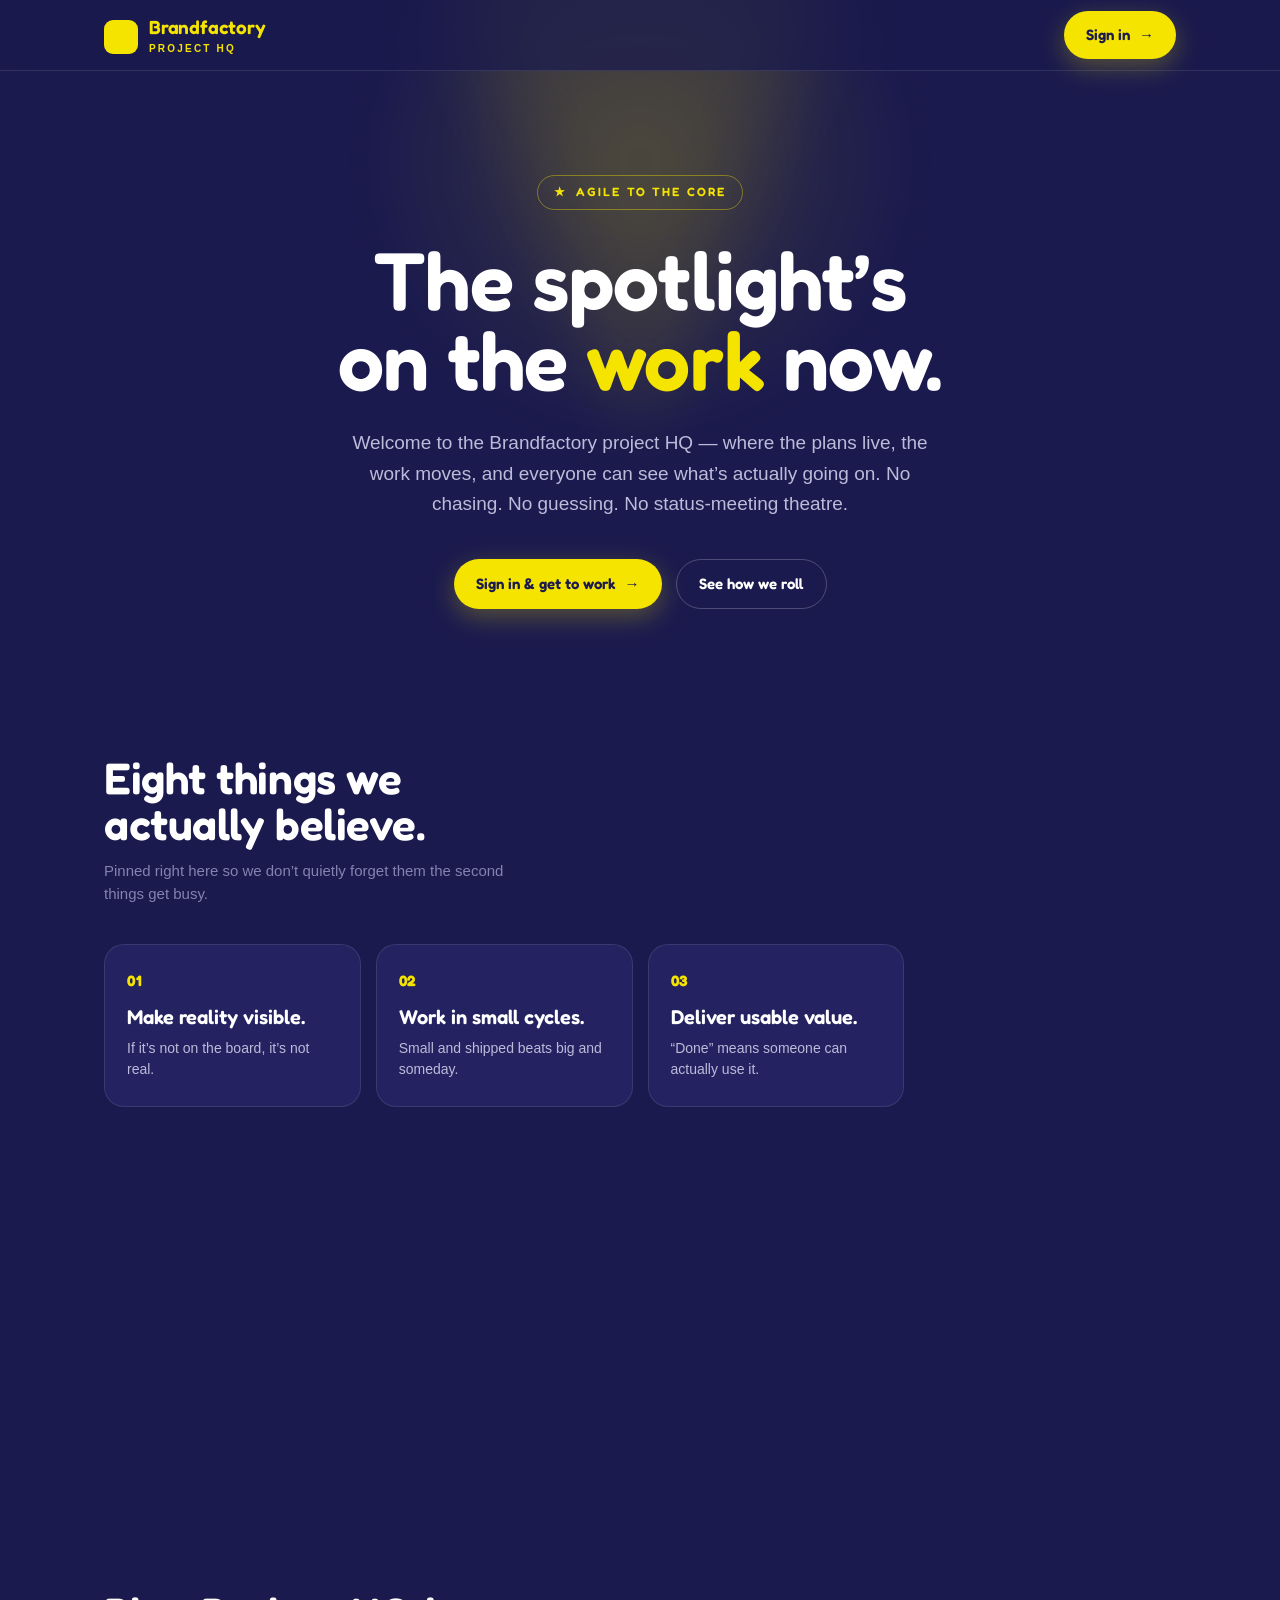
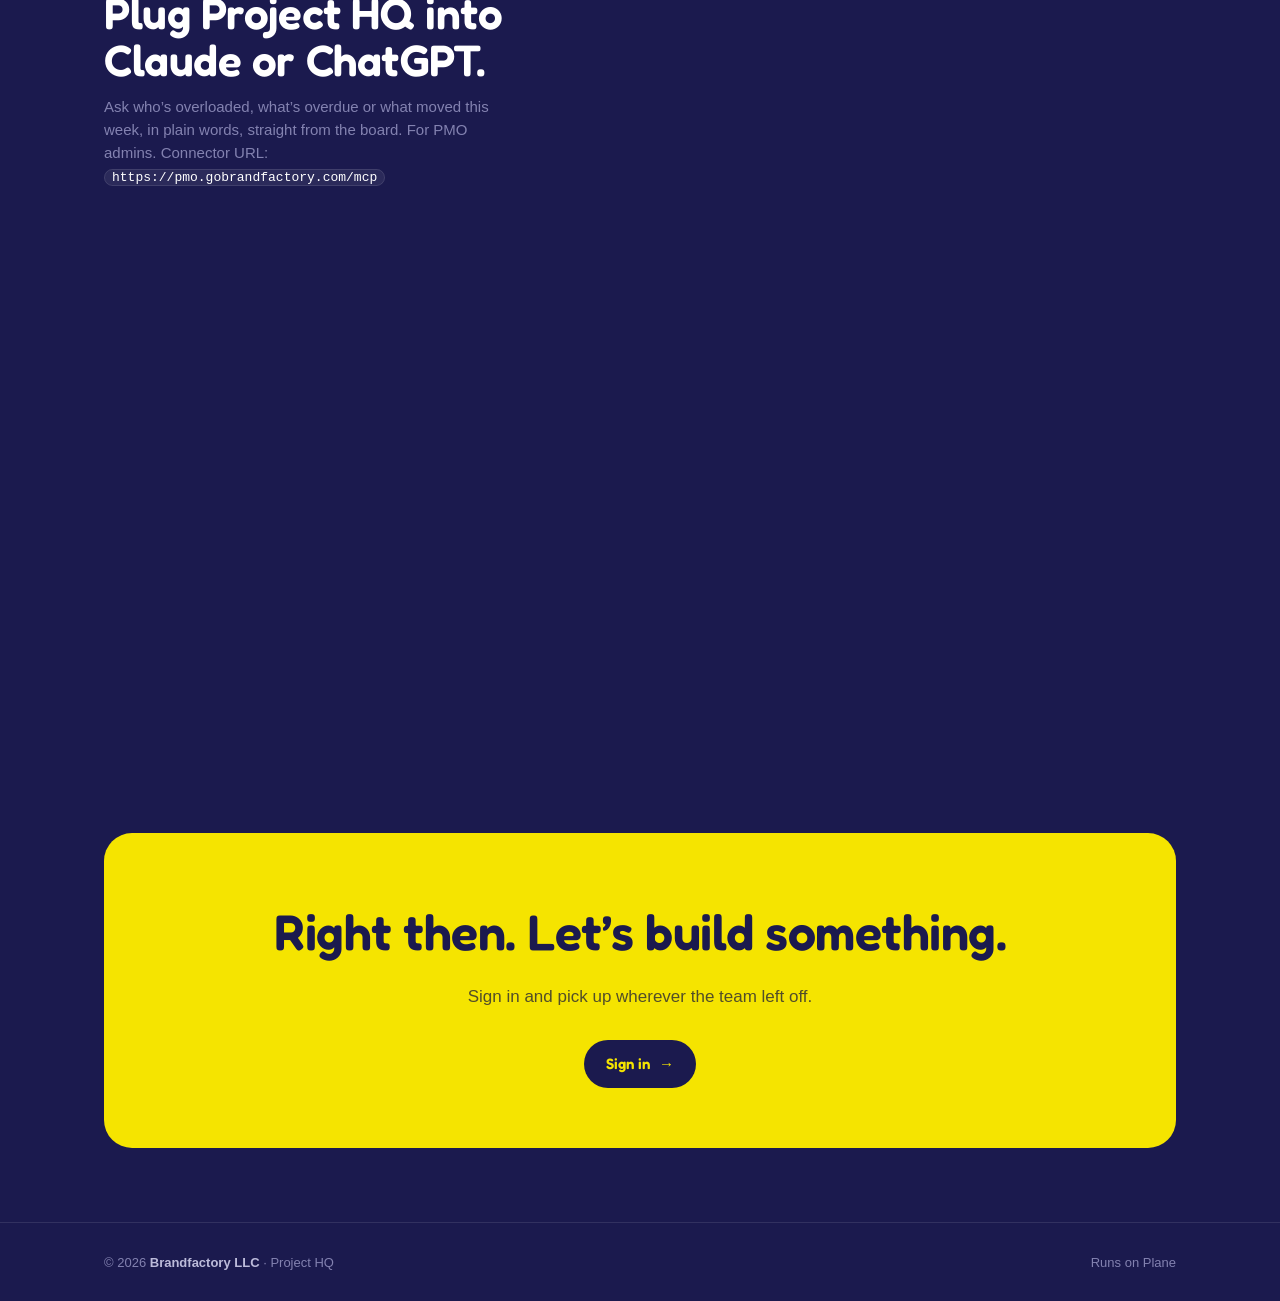
<file: deploy/pmo-landing/index.html>
<!DOCTYPE html>
<html lang="en">
<head>
<meta charset="UTF-8" />
<meta name="viewport" content="width=device-width, initial-scale=1.0" />
<title>Brandfactory — Project HQ</title>
<meta name="description" content="The Brandfactory project HQ. Where the plans live, the work moves, and everyone can see what's actually going on." />
<link rel="icon" href="/favicon/favicon.ico" />
<link rel="preconnect" href="https://fonts.googleapis.com" />
<link rel="preconnect" href="https://fonts.gstatic.com" crossorigin />
<link href="https://fonts.googleapis.com/css2?family=Fredoka:wght@400;500;600;700&display=swap" rel="stylesheet" />
<style>
  :root{
    --navy:#1B1A4E; --navy-2:#141338; --card:#242260;
    --yellow:#F5E400; --yellow-2:#FFE500; --blue:#2AA9E0;
    --paper:#FFFFFF; --muted:#BCBBDA; --faint:#8382B0;
    --line:rgba(255,255,255,.10); --line-2:rgba(255,255,255,.22);
    --display:"Fredoka",-apple-system,BlinkMacSystemFont,"Segoe UI",Roboto,sans-serif;
    --body:-apple-system,BlinkMacSystemFont,"Segoe UI",Roboto,Helvetica,Arial,sans-serif;
  }
  *{box-sizing:border-box;margin:0;padding:0}
  html{scroll-behavior:smooth}
  body{font-family:var(--body);background:var(--navy);color:var(--paper);
    -webkit-font-smoothing:antialiased;line-height:1.55;overflow-x:hidden}
  a{color:inherit;text-decoration:none}
  .wrap{max-width:1120px;margin:0 auto;padding:0 24px}
  h1,h2,h3,.display{font-family:var(--display)}

  /* spotlight background */
  .bg{position:fixed;inset:0;z-index:-1;background:var(--navy);overflow:hidden}
  .bg::before{content:"";position:absolute;top:-380px;left:50%;transform:translateX(-50%);
    width:0;height:0;border-left:340px solid transparent;border-right:340px solid transparent;
    border-top:820px solid rgba(245,228,0,.10);filter:blur(38px)}
  .bg::after{content:"";position:absolute;top:-160px;left:50%;transform:translateX(-50%);
    width:640px;height:640px;border-radius:50%;background:radial-gradient(circle,rgba(245,228,0,.14),transparent 62%);filter:blur(20px)}

  /* nav */
  header{position:sticky;top:0;z-index:20;backdrop-filter:blur(10px);
    background:rgba(27,26,78,.7);border-bottom:1px solid var(--line)}
  nav{display:flex;align-items:center;justify-content:space-between;height:70px}
  .brand{display:flex;align-items:center;gap:11px}
  .mark{width:34px;height:34px;border-radius:9px;background:var(--yellow);display:grid;place-items:center;color:var(--navy)}
  .mark svg{width:22px;height:22px;display:block}
  .brand b{font-family:var(--display);font-weight:600;font-size:19px;letter-spacing:-.01em;line-height:1}
  .brand span{display:block;color:var(--yellow);font-weight:700;font-size:10px;letter-spacing:.22em;margin-top:3px}
  .btn{display:inline-flex;align-items:center;gap:9px;padding:12px 22px;border-radius:999px;font-family:var(--display);
    font-weight:600;font-size:15px;cursor:pointer;transition:transform .14s ease,box-shadow .2s ease,background .2s ease}
  .btn-primary{background:var(--yellow);color:var(--navy);box-shadow:0 8px 26px rgba(245,228,0,.28)}
  .btn-primary:hover{transform:translateY(-2px);box-shadow:0 12px 34px rgba(245,228,0,.45)}
  .btn-ghost{border:1.5px solid var(--line-2);color:var(--paper)}
  .btn-ghost:hover{background:rgba(255,255,255,.07)}
  .btn-dark{background:var(--navy);color:var(--yellow)}
  .btn-dark:hover{transform:translateY(-2px);box-shadow:0 12px 30px rgba(20,19,56,.4)}
  .arrow{transition:transform .14s ease}
  .btn:hover .arrow{transform:translateX(4px)}

  /* hero */
  .hero{padding:104px 0 72px;text-align:center}
  .eyebrow{display:inline-flex;align-items:center;gap:9px;padding:7px 16px;border:1.5px solid rgba(245,228,0,.4);
    border-radius:999px;font-family:var(--display);font-weight:600;font-size:12px;letter-spacing:.18em;color:var(--yellow);margin-bottom:30px}
  .star{color:var(--yellow)}
  h1{font-size:clamp(42px,7vw,82px);line-height:.98;letter-spacing:-.01em;font-weight:600}
  h1 .hl{color:var(--yellow)}
  .sub{max-width:600px;margin:28px auto 0;color:var(--muted);font-size:clamp(16px,2vw,19px);line-height:1.6}
  .cta{display:flex;gap:14px;justify-content:center;flex-wrap:wrap;margin-top:40px}

  /* principles */
  .section{padding:74px 0}
  .section-head h2{font-size:clamp(28px,4.6vw,44px);letter-spacing:-.01em;font-weight:600;line-height:1.05}
  .section-head p{color:var(--faint);font-size:15px;max-width:420px;margin-top:12px}
  .grid{display:grid;grid-template-columns:repeat(4,1fr);gap:15px;margin-top:38px}
  .card{position:relative;background:var(--card);border:1px solid var(--line);border-radius:20px;
    padding:24px 22px 26px;overflow:hidden;transition:transform .22s ease,border-color .22s ease}
  .card:hover{transform:translateY(-4px);border-color:rgba(245,228,0,.5)}
  .num{font-family:var(--display);font-weight:700;font-size:15px;color:var(--yellow);letter-spacing:.04em}
  .card h3{margin-top:14px;font-size:20px;font-weight:600;line-height:1.15}
  .card p{margin-top:9px;color:var(--muted);font-size:14px;line-height:1.5}
  .span-2{grid-column:span 2}
  .card.hot{background:var(--yellow);border-color:var(--yellow)}
  .card.hot .num{color:var(--navy);opacity:.55}
  .card.hot h3{color:var(--navy)}
  .card.hot p{color:rgba(20,19,56,.72)}

  /* connect: steps, and the URL and command to copy */
  .card ol{margin-top:9px;padding-left:16px;color:var(--muted);font-size:14px;line-height:1.5}
  .card li+li{margin-top:6px}
  .card b{color:var(--paper);font-weight:600}
  .card.hot b{color:var(--navy)}
  #connect code{font-family:ui-monospace,SFMono-Regular,Menlo,Consolas,monospace;font-size:13px;color:var(--paper);
    background:rgba(255,255,255,.07);border:1px solid var(--line);border-radius:9px;padding:0 7px;
    overflow-wrap:anywhere}
  #connect code.cmd{display:block;padding:9px 12px}

  /* closing */
  .close{margin-top:26px;text-align:center;background:var(--yellow);color:var(--navy);border-radius:28px;padding:60px 24px}
  .close h2{font-size:clamp(30px,5vw,50px);font-weight:600;letter-spacing:-.01em;color:var(--navy)}
  .close p{color:rgba(20,19,56,.72);margin:14px auto 30px;max-width:440px;font-size:17px}

  footer{border-top:1px solid var(--line);margin-top:74px;padding:30px 0;color:var(--faint);font-size:13px}
  footer .wrap{display:flex;justify-content:space-between;align-items:center;flex-wrap:wrap;gap:10px}
  footer b{color:var(--muted);font-weight:600}

  @media(max-width:900px){.grid{grid-template-columns:repeat(2,1fr)}}
  @media(max-width:560px){.grid{grid-template-columns:1fr}.span-2{grid-column:span 1}.hero{padding:76px 0 52px}
    nav .btn-ghost{display:none}}
  .reveal{opacity:0;transform:translateY(16px);animation:rise .7s cubic-bezier(.2,.7,.2,1) forwards}
  @keyframes rise{to{opacity:1;transform:none}}
</style>
</head>
<body>
<div class="bg"></div>

<header>
  <div class="wrap">
    <nav>
      <a class="brand" href="/">
        <span class="mark" aria-hidden="true">
          <svg viewBox="0 0 24 24"><path fill="currentColor" d="M12 15.5A3.5 3.5 0 0 1 8.5 12A3.5 3.5 0 0 1 12 8.5a3.5 3.5 0 0 1 3.5 3.5a3.5 3.5 0 0 1-3.5 3.5m7.43-2.53c.04-.32.07-.64.07-.97c0-.33-.03-.66-.07-1l2.11-1.63c.19-.15.24-.42.12-.64l-2-3.46c-.12-.22-.39-.31-.61-.22l-2.49 1c-.52-.39-1.06-.73-1.69-.98l-.37-2.65A.506.506 0 0 0 14 2h-4c-.25 0-.46.18-.5.42l-.37 2.65c-.63.25-1.17.59-1.69.98l-2.49-1c-.22-.09-.49 0-.61.22l-2 3.46c-.13.22-.07.49.12.64L4.57 11c-.04.34-.07.67-.07 1c0 .33.03.65.07.97l-2.11 1.66c-.19.15-.25.42-.12.64l2 3.46c.12.22.39.3.61.22l2.49-1.01c.52.4 1.06.74 1.69.99l.37 2.65c.04.24.25.42.5.42h4c.25 0 .46-.18.5-.42l.37-2.65c.63-.26 1.17-.59 1.69-.99l2.49 1.01c.22.08.49 0 .61-.22l2-3.46c.12-.22.07-.49-.12-.64z"/></svg>
        </span>
        <span style="display:block"><b>Brandfactory</b><span>PROJECT&nbsp;HQ</span></span>
      </a>
      <a class="btn btn-primary" href="/sign-in">Sign in <span class="arrow">&rarr;</span></a>
    </nav>
  </div>
</header>

<main class="wrap">
  <section class="hero">
    <span class="eyebrow reveal"><span class="star">&#9733;</span> AGILE TO THE CORE</span>
    <h1 class="reveal" style="animation-delay:.05s">The spotlight&rsquo;s<br/>on the <span class="hl">work</span> now.</h1>
    <p class="sub reveal" style="animation-delay:.12s">Welcome to the Brandfactory project HQ &mdash; where the plans live, the work moves, and everyone can see what&rsquo;s actually going on. No chasing. No guessing. No status-meeting theatre.</p>
    <div class="cta reveal" style="animation-delay:.18s">
      <a class="btn btn-primary" href="/sign-in">Sign in &amp; get to work <span class="arrow">&rarr;</span></a>
      <a class="btn btn-ghost" href="#how">See how we roll</a>
    </div>
  </section>

  <section class="section" id="how">
    <div class="section-head">
      <h2>Eight things we<br/>actually believe.</h2>
      <p>Pinned right here so we don&rsquo;t quietly forget them the second things get busy.</p>
    </div>
    <div class="grid">
      <div class="card reveal"><div class="num">01</div><h3>Make reality visible.</h3><p>If it&rsquo;s not on the board, it&rsquo;s not real.</p></div>
      <div class="card reveal" style="animation-delay:.04s"><div class="num">02</div><h3>Work in small cycles.</h3><p>Small and shipped beats big and someday.</p></div>
      <div class="card reveal" style="animation-delay:.08s"><div class="num">03</div><h3>Deliver usable value.</h3><p>&ldquo;Done&rdquo; means someone can actually use it.</p></div>
      <div class="card reveal" style="animation-delay:.12s"><div class="num">04</div><h3>Inspect honestly.</h3><p>Look at what&rsquo;s real, not what&rsquo;s comfortable.</p></div>
      <div class="card reveal" style="animation-delay:.16s"><div class="num">05</div><h3>Adapt quickly.</h3><p>Plans change. Nobody&rsquo;s ego gets a vote.</p></div>
      <div class="card reveal" style="animation-delay:.2s"><div class="num">06</div><h3>Reduce waste.</h3><p>If it&rsquo;s not moving the work, it goes.</p></div>
      <div class="card reveal hot span-2" style="animation-delay:.24s"><div class="num">07</div><h3>Give ownership to the team.</h3><p>The people doing the work make the calls.</p></div>
      <div class="card reveal hot span-2" style="animation-delay:.28s"><div class="num">08</div><h3>Treat the process as a tool, not a religion.</h3><p>Rules serve the work &mdash; never the other way round.</p></div>
    </div>
  </section>

  <section class="section" id="connect">
    <div class="section-head">
      <h2>Plug Project HQ into<br/>Claude or ChatGPT.</h2>
      <p>Ask who&rsquo;s overloaded, what&rsquo;s overdue or what moved this week, in plain words, straight from the board. For PMO admins. Connector URL: <code>https://pmo.gobrandfactory.com/mcp</code></p>
    </div>
    <div class="grid">
      <div class="card reveal span-2"><div class="num">01</div><h3>Claude, on the web or desktop</h3>
        <ol>
          <li>Open <b>Customize &rarr; Connectors</b>, then <b>Add &rarr; Add custom connector</b>. On a Team or Enterprise plan, an owner adds it once under <b>Organization settings &rarr; Connectors</b>.</li>
          <li>Name it <b>PMO</b> and paste the connector URL.</li>
          <li>Click <b>Connect</b>, sign in to Project HQ, then click <b>Allow</b>.</li>
        </ol>
      </div>
      <div class="card reveal span-2" style="animation-delay:.04s"><div class="num">02</div><h3>ChatGPT</h3>
        <ol>
          <li>Open <b>Plugins</b>, click <b>+</b>, then <b>Add custom MCP server</b>. On a Business or Enterprise workspace, an admin may need to allow custom servers first.</li>
          <li>Name it <b>PMO</b>, paste the connector URL and choose <b>OAuth</b>.</li>
          <li>Accept the warning and create it, then sign in to Project HQ and click <b>Allow</b>.</li>
        </ol>
      </div>
      <div class="card reveal span-2" style="animation-delay:.08s"><div class="num">03</div><h3>Claude Code</h3>
        <p>Already connected on claude.ai? It&rsquo;s there too when you&rsquo;re signed in with the same account. Otherwise run this, then type <code>/mcp</code> in Claude Code to sign in:</p>
        <p><code class="cmd">claude mcp add --transport http pmo https://pmo.gobrandfactory.com/mcp</code></p>
      </div>
      <div class="card reveal hot span-2" style="animation-delay:.12s"><div class="num">04</div><h3>Admins only, and only you.</h3>
        <p>It reads every workspace and can change anyone&rsquo;s board, so only PMO admins can connect. Click <b>Allow</b> only for a connection you just started yourself, never from a link someone sent you.</p>
      </div>
    </div>
  </section>

  <section class="close reveal">
    <h2>Right then. Let&rsquo;s build something.</h2>
    <p>Sign in and pick up wherever the team left off.</p>
    <a class="btn btn-dark" href="/sign-in">Sign in <span class="arrow">&rarr;</span></a>
  </section>
</main>

<footer>
  <div class="wrap">
    <span>&copy; <span id="yr"></span> <b>Brandfactory LLC</b> &middot; Project HQ</span>
    <span>Runs on Plane</span>
  </div>
</footer>
<script>document.getElementById('yr').textContent=new Date().getFullYear();</script>
</body>
</html>
</file>
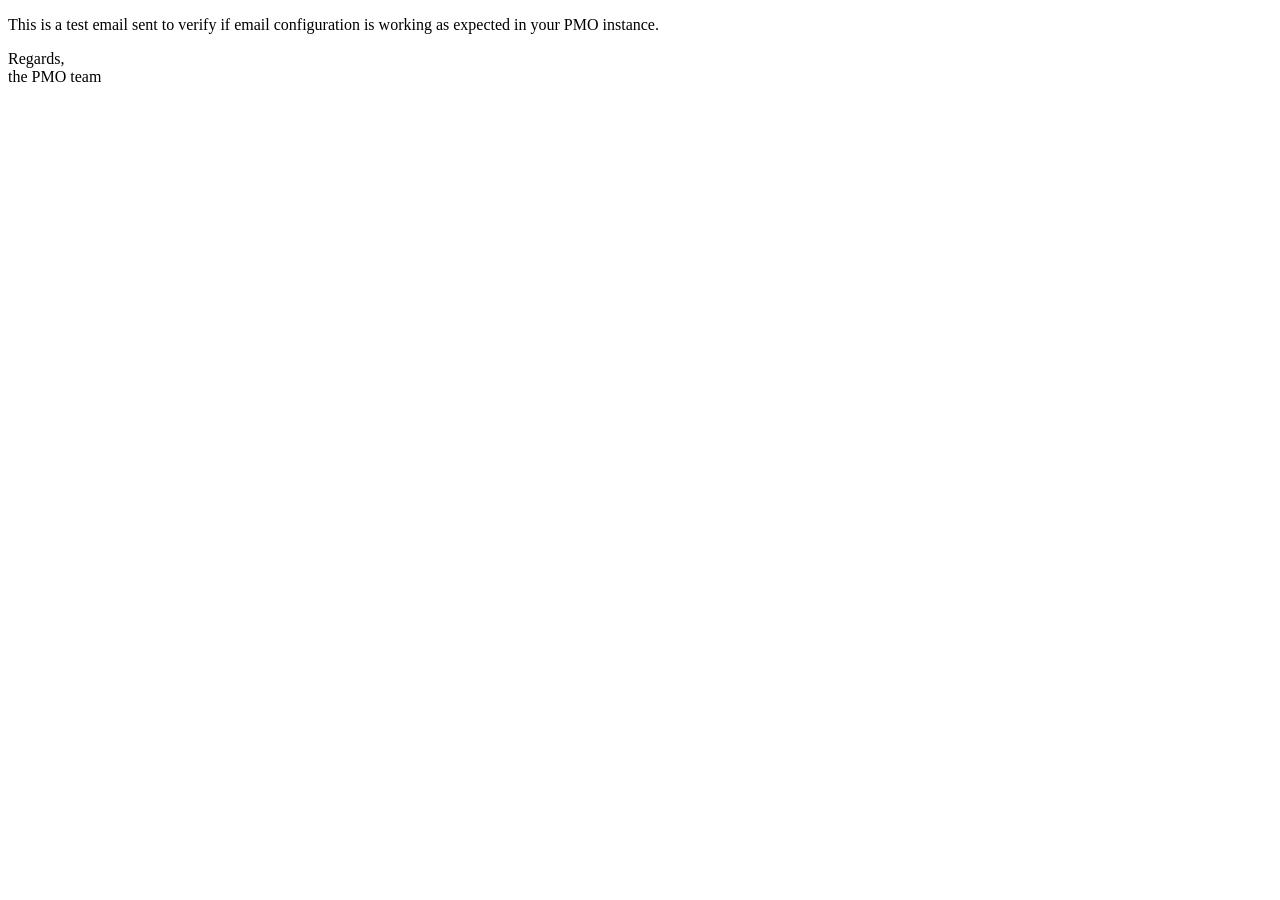
<file: apps/api/templates/emails/test_email.html>
<!DOCTYPE html PUBLIC "-//W3C//DTD XHTML 1.0 Strict//EN" "http://www.w3.org/TR/xhtml1/DTD/xhtml1-strict.dtd"> 
<html>
    <p>This is a test email sent to verify if email configuration is working as expected in your PMO instance.</p>

<p>Regards,</br> the PMO team </p>
</html>
</file>
